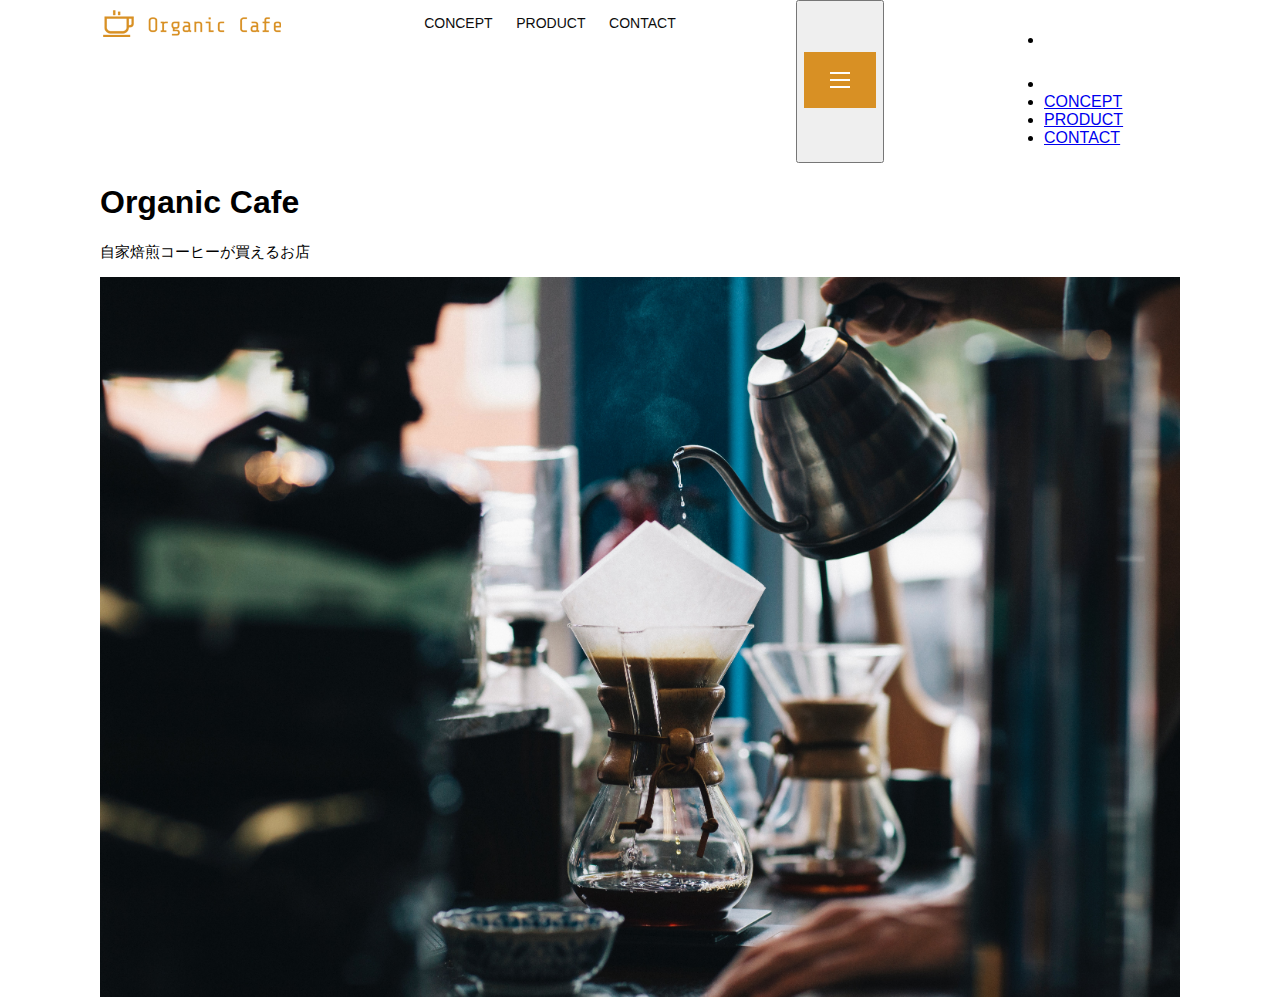
<file: html-css-kadai_013/index.html>
<!DOCTYPE html>
<html>
  <head>
    <title>Organic Cafe</title>
    <meta charset="UTF-8" />
    <meta name="description" content="自家焙煎のコーヒーがお家で楽しめるOrganic Cafe"/>
    <meta name="viewport" content="width=device-width, initial-scale=1.0" />
    <link rel="stylesheet" href="style.css" />
  </head>
  <body>
    <!-- ヘッダー -->
    <header>
      <!-- ロゴ -->
      <a href="index.html" id="logo"><img src="images/logo.png" alt="トップページに戻る"/></a>

      <!-- PC用ナビゲーション -->
      <nav id="nav-pc">
        <a href="index.html#concept">CONCEPT</a>
        <a href="index.html#product">PRODUCT</a>
        <a href="index.html#contact">CONTACT</a>
      </nav>
      <button id="menu-sp" onclick="document.getElementById('nav-sp').style.display = 'block'">
        <img src="./images/button-menu.png" alt="ナビゲーションを開く">
      </button>

      <nav id="nav-sp">
        <ul>
          <li>
            <img id="close" src="./images/button-close.png" alt="ナビゲーションを閉じる" onclick="document.getElementById('nav-sp').style.display = 'none'">
          </li>
          <li>
            <a id="logo-sp" href="./index.html" onclick="document.getElementById('nav-sp').style.display = 'none'"><img src="./images/logo-sp.png" alt="トップページに戻る"></a>
          </li>
          <li><a class="menu" href="index.html#concept" onclick="document.getElementById('nav-sp').style.display = 'none'">CONCEPT</a></li>
          <li><a class="menu" href="index.html#product" onclick="document.getElementById('nav-sp').style.display = 'none'">PRODUCT</a></li>
          <li><a class="menu" href="index.html#contact" onclick="document.getElementById('nav-sp').style.display = 'none'">CONTACT</a></li>
        </ul>
      </nav>
    </header>

    <main>
      <article>
        <!-- メインビジュアル -->
        <section id="main-visual">
          <div id="main-message">
            <h1>Organic Cafe</h1>
            <p>自家焙煎コーヒーが買えるお店</p>
          </div>
          <img src="images/main-image.jpg" alt="コーヒーをハンドドリップで淹れる画像"/>
        </section>
      </article>
    </main>
  </body>
</html>
</file>
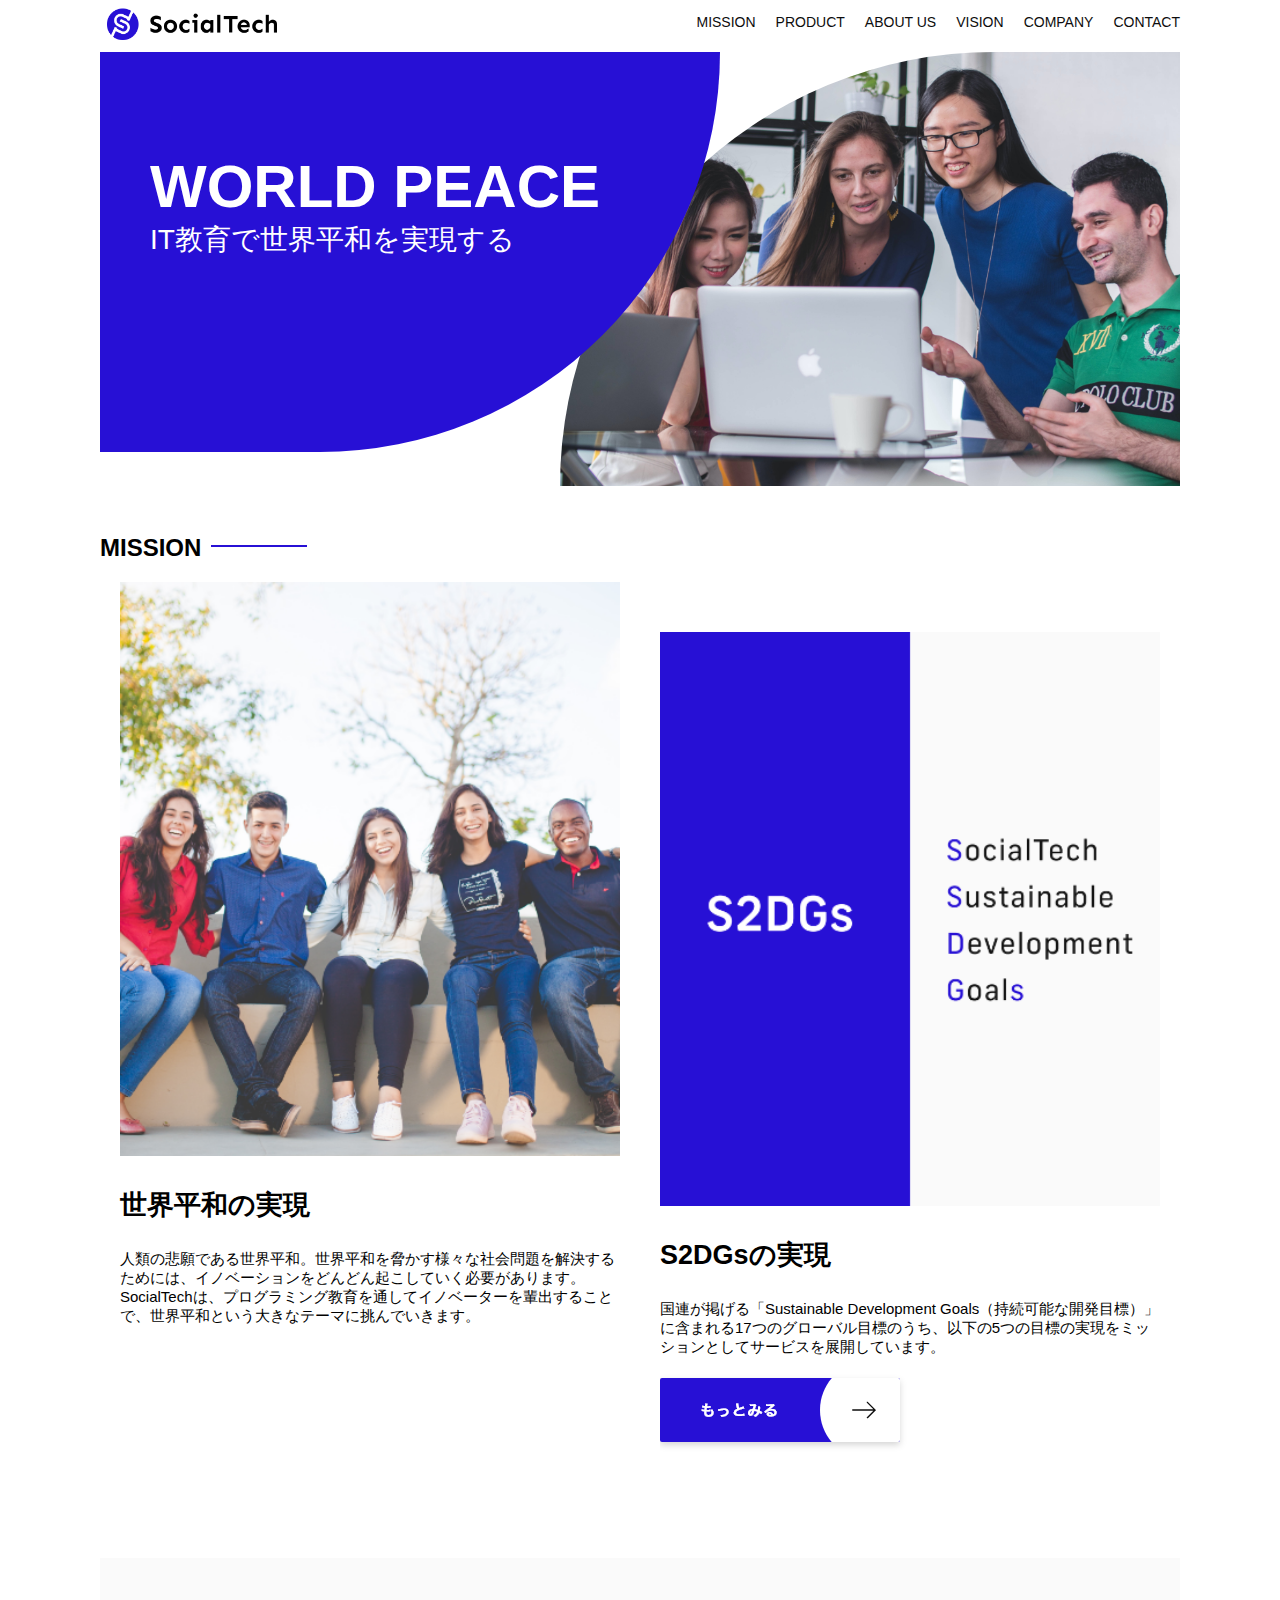
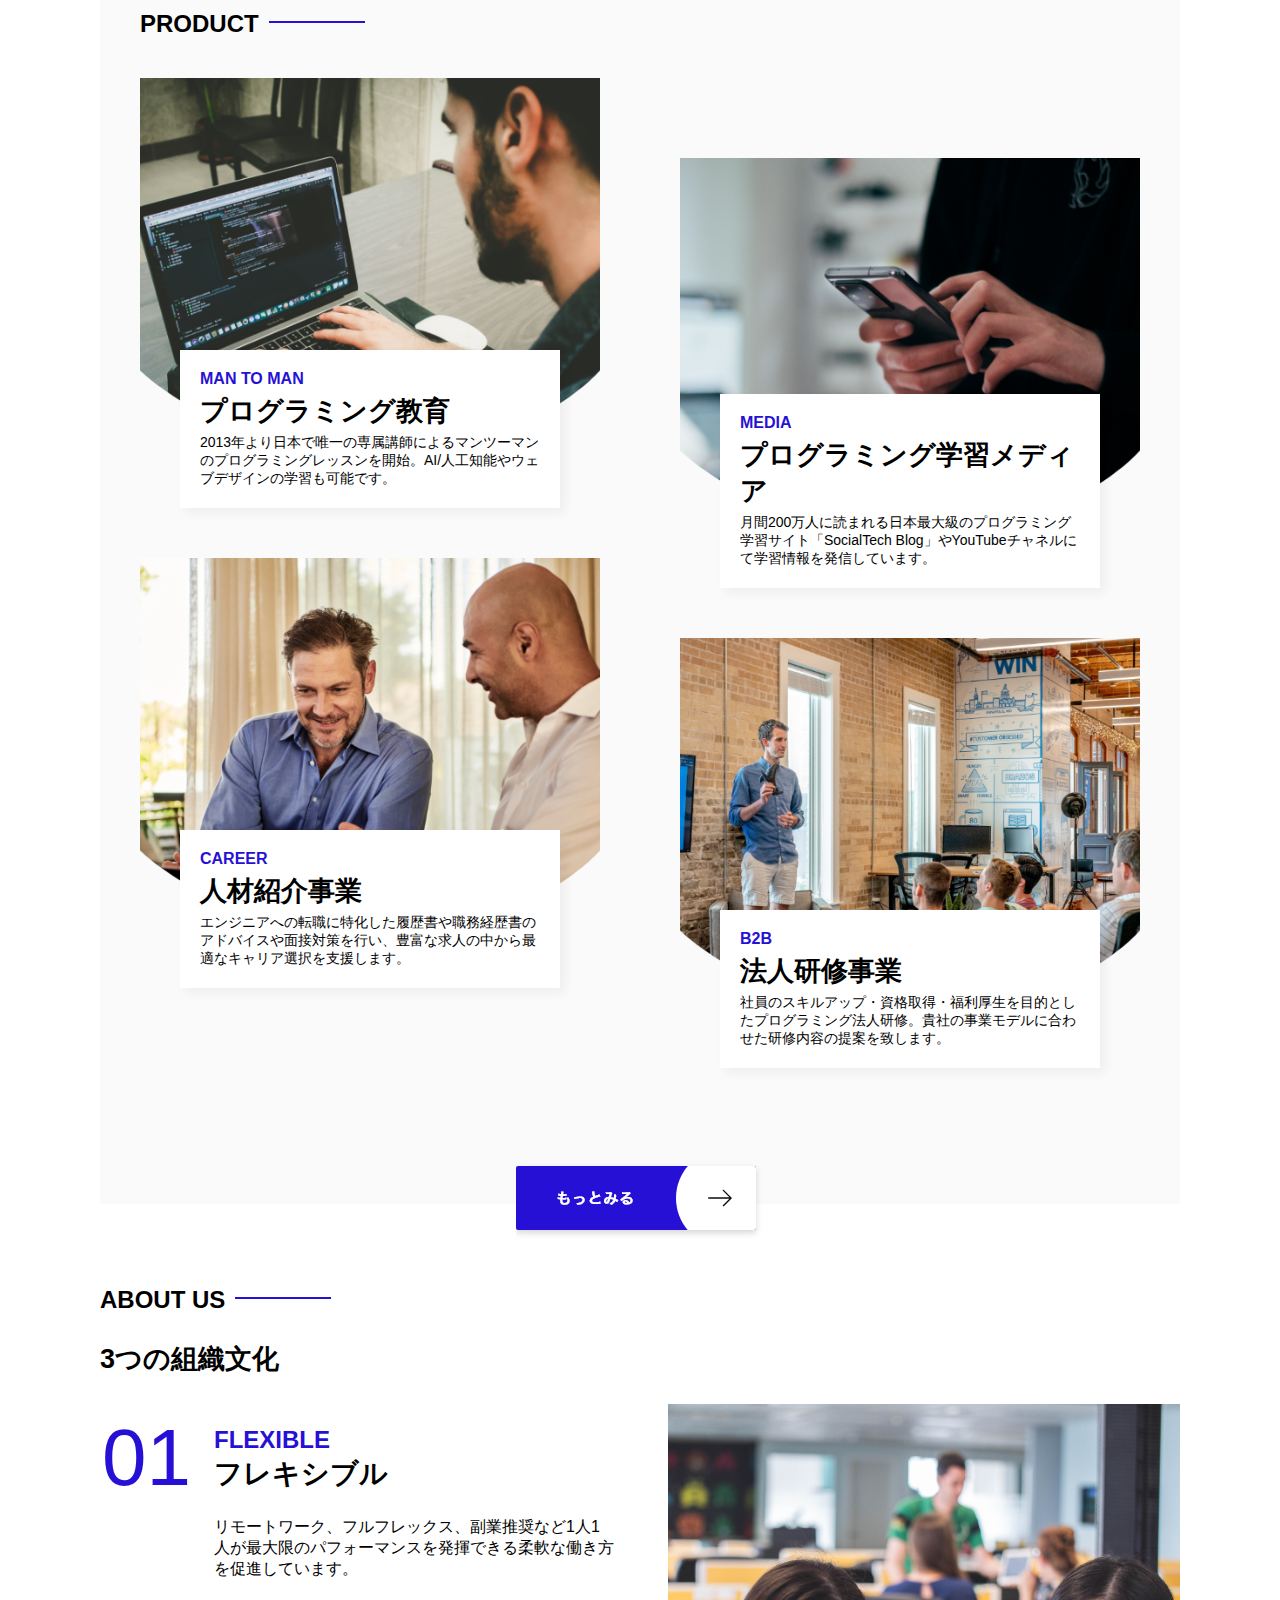
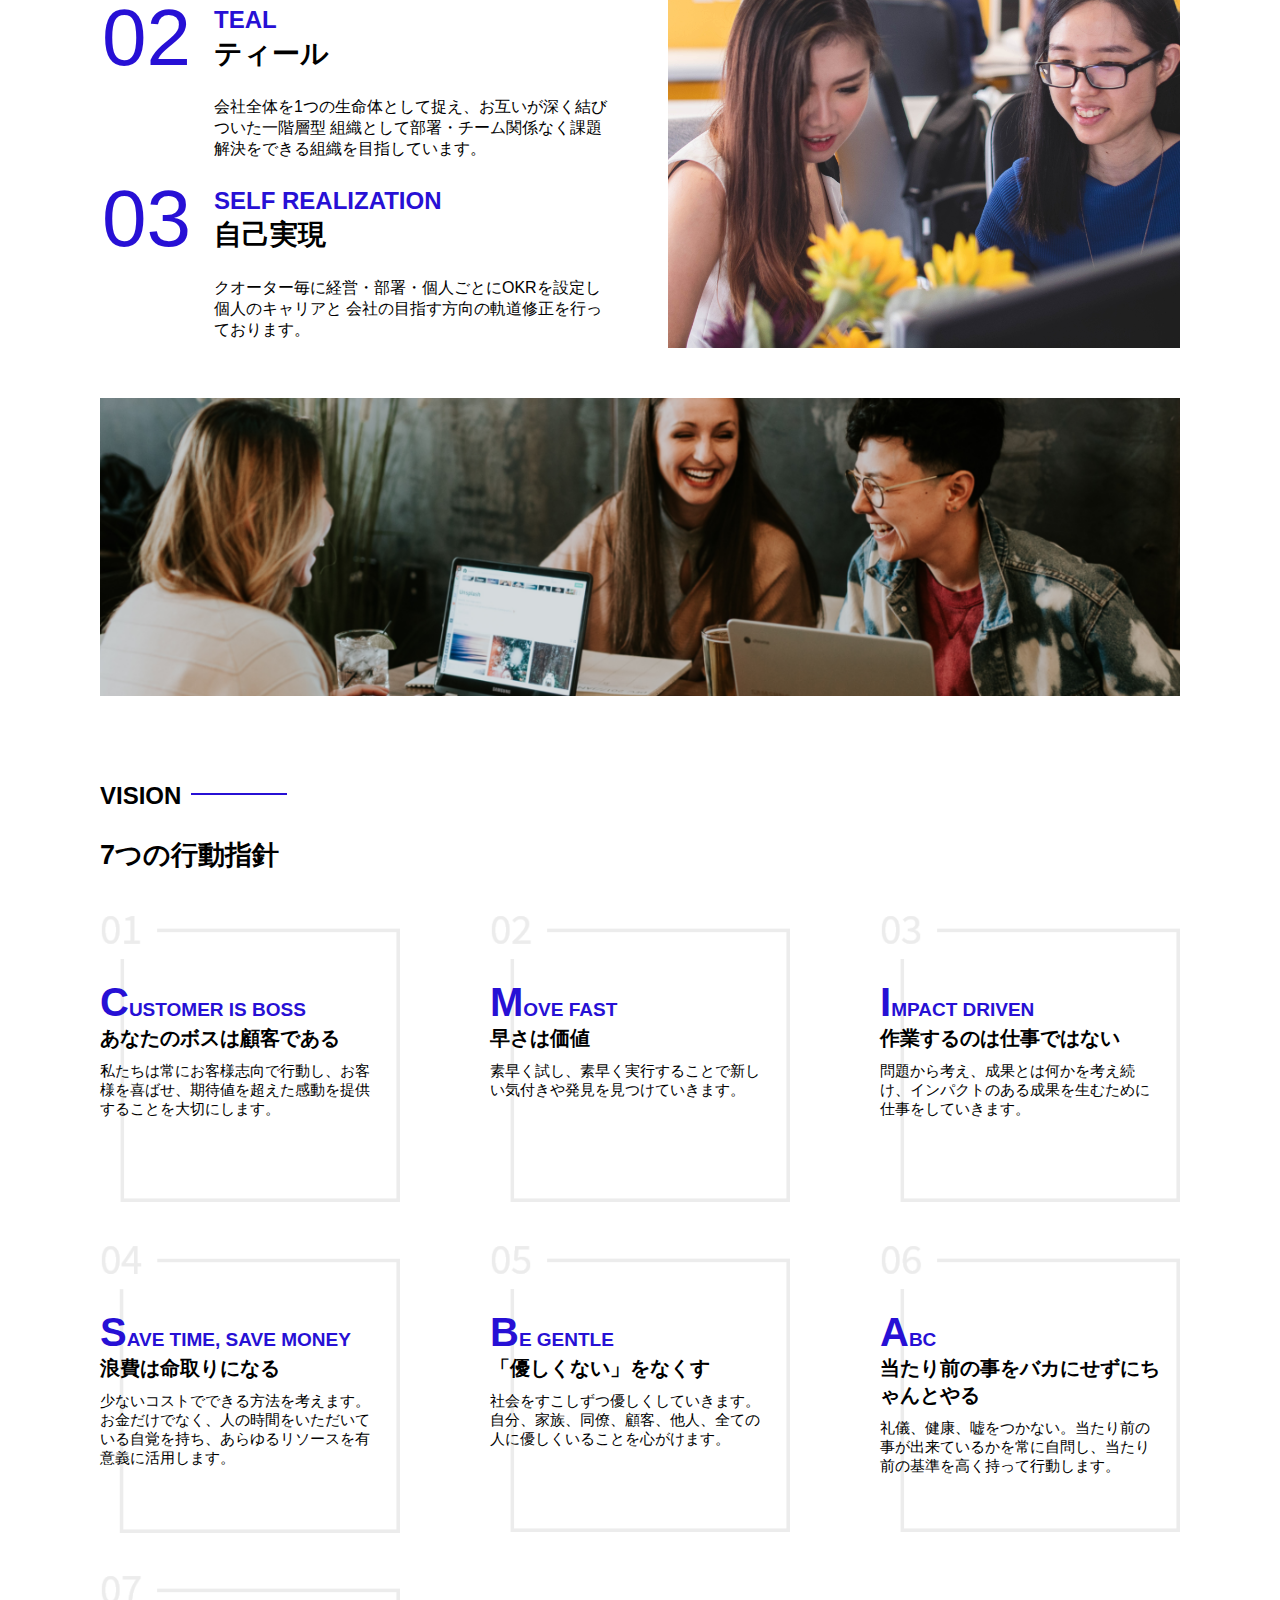
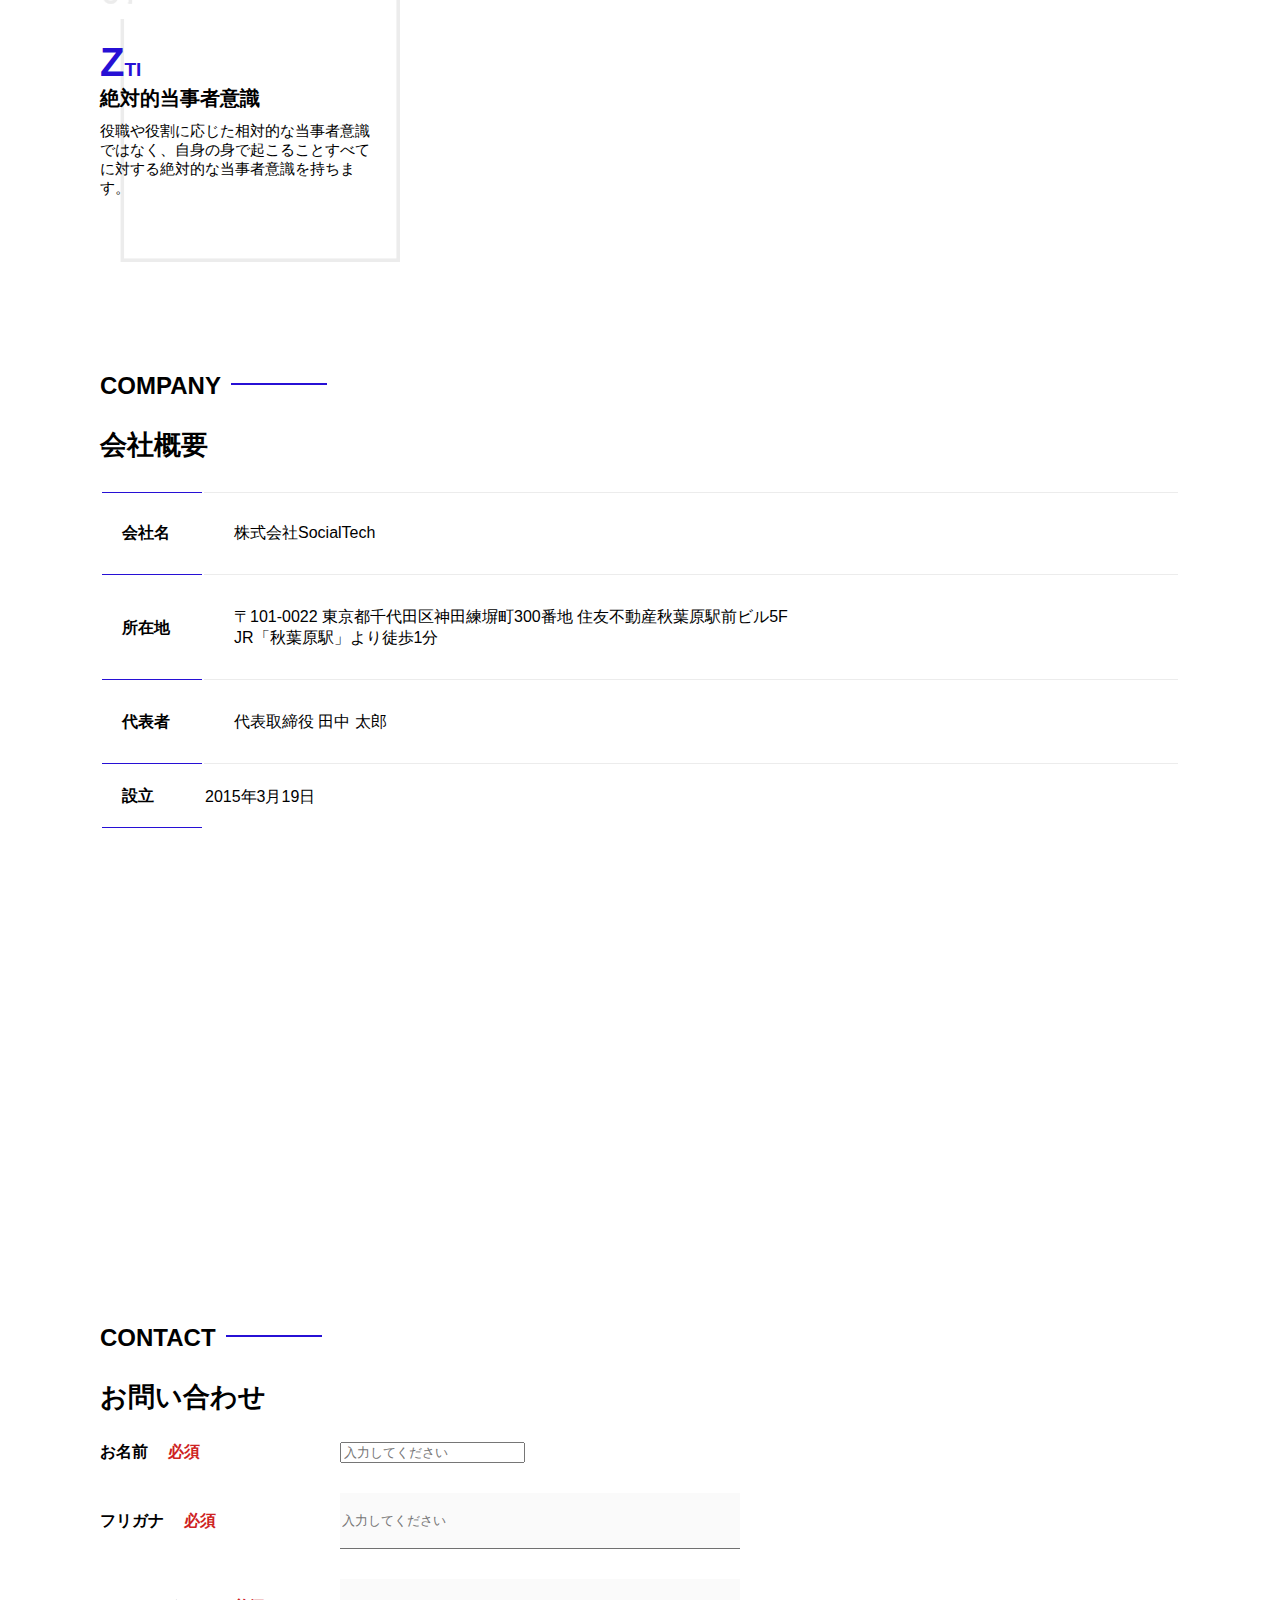
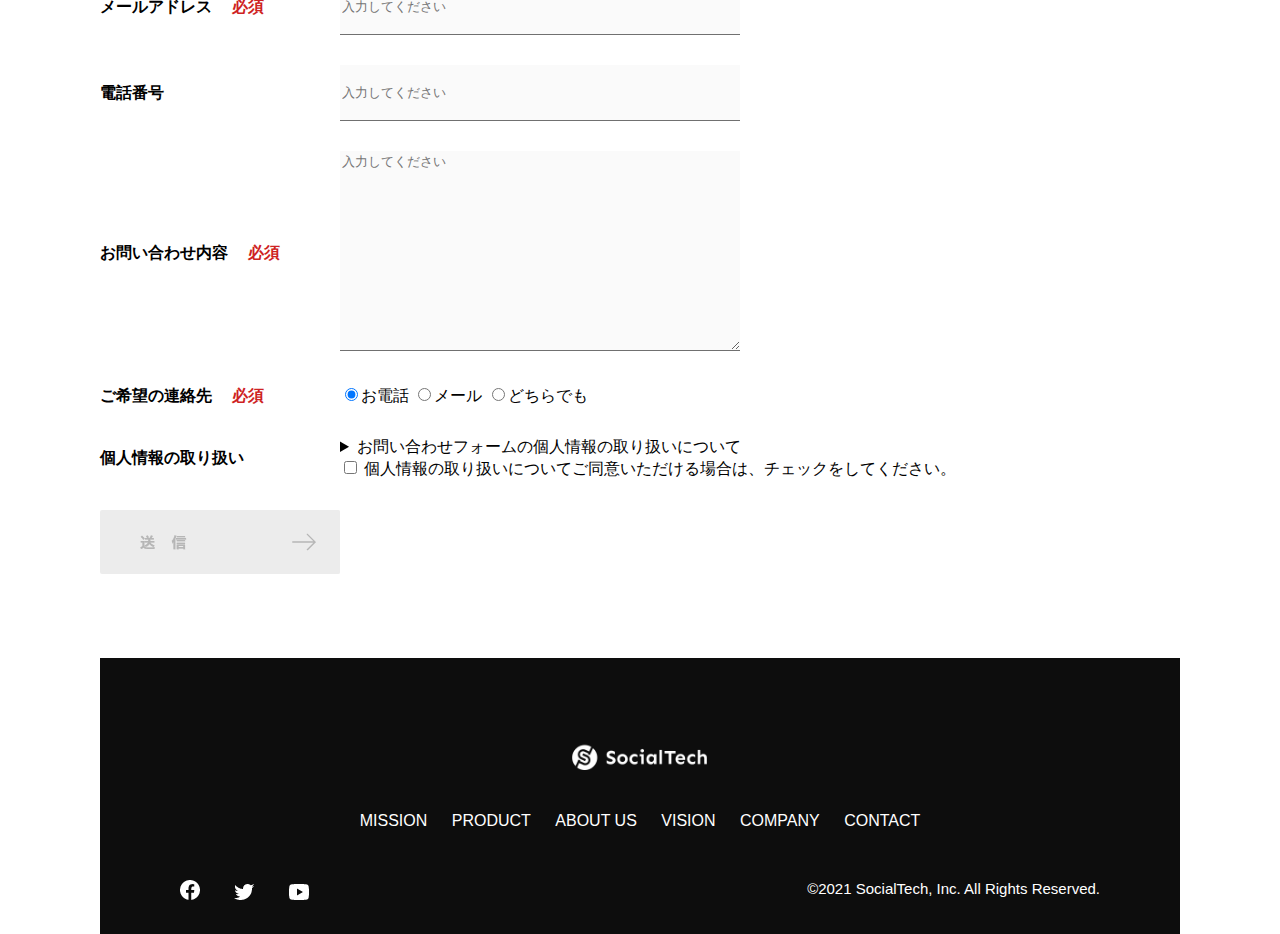
<file: kadai_tutorial_output/socialtech/index.html>
<!DOCTYPE html>
<html>
  <head>
    <title>SocialTech</title>
    <meta charset="utf-8">
    <meta name="description" content="SocialTechはEdTech業界のリーディングカンパニーを目指します。">
    <meta name="viewport" content="width=device-width, initial-scale=1.0">
    <link rel="stylesheet" href="style.css">
  </head>
  <body>
    <header>
      <a href="index.html" id="logo">
        <img src="images/logo.png" alt="トップページに戻る">
      </a>

      <nav id="nav-pc">
        <ul>
          <li><a href="mission.html">MISSION</a></li>
          <li><a href="product.html">PRODUCT</a></li>
          <li><a href="index.html#aboutus">ABOUT US</a></li>
          <li><a href="index.html#vision">VISION</a></li>
          <li><a href="index.html#company">COMPANY</a></li>
          <li><a href="index.html#contact">CONTACT</a></li>
        </ul>
      </nav>
      <button id="menu-sp" onclick="document.getElementById('nav-sp').style.display = 'block'">
        <img src="images/button-menu.png" alt="ナビゲーションを開く">
      </button>
      <div id="nav-sp">
        <button id="close" onclick="document.getElementById('nav-sp').style.display = 'none'">
          <img src="images/button-close.png" alt="ナビゲーションを閉じる">
        </button>

        <nav>
          <ul>
            <li>
              <a id="logo-sp" href="index.html" onclick="document.getElementById('nav-sp').style.display = 'none'"><img src="images/logo-sp.png" alt="トップページに戻る"></a>
            </li>
            <li><a class="menu" href="mission.html" onclick="document.getElementById('nav-sp').style.display = 'none'">MISSION</a></li>
            <li><a class="menu" href="product.html" onclick="document.getElementById('nav-sp').style.display = 'none'">PRODUCT</a></li>
            <li><a class="menu" href="index.html#aboutus" onclick="document.getElementById('nav-sp').style.display = 'none'">ABOUT US</a></li>
            <li><a class="menu" href="index.html#vision" onclick="document.getElementById('nav-sp').style.display = 'none'">VISION</a></li>
            <li><a class="menu" href="index.html#company" onclick="document.getElementById('nav-sp').style.display = 'none'">COMPANY</a></li>
            <li><a class="menu" href="index.html#contact" onclick="document.getElementById('nav-sp').style.display = 'none'">CONTACT</a></li>
          </ul>
        </nav>
        <div id="sns">
          <a href="https://www.facebook.com/sejuku2013">
            <img src="images/button-facebook.png" alt="Facebookのリンク">
          </a>
          <a href="https://twitter.com/samuraijuku">
            <img src="images/button-twitter.png" alt="Twitterのリンク">
          </a>
          <a href="https://www.youtube.com/channel/UCCFOQO5aDK0xXam4cUQXT8g">
            <img src="images/button-youtube.png" alt="YouTubeのリンク">
          </a>
        </div>
      </div>
    </header>
    <main>
      <article>
        <section id="main-visual">
          <div id="main-message">
            <h1>WORLD PEACE</h1>
            <p>IT教育で世界平和を実現する</p>
          </div>
          <img src="images/index/index-main.png" alt="PCの周りに集まる多国籍の仲間たち">
        </section>
        <section id="mission">
          <h2 class="index-h2">MISSION</h2>
          <div id="mission-flex">
            <div>
              <img id="mission-photo" src="images/index/index-mission.png" alt="屋外のベンチで写真を撮影する多国籍の仲間たち">
              <h3>世界平和の実現</h3>
              <p>
                人類の悲願である世界平和。世界平和を脅かす様々な社会問題を解決するためには、イノベーションをどんどん起こしていく必要があります。SocialTechは、プログラミング教育を通してイノベーターを輩出することで、世界平和という大きなテーマに挑んでいきます。
              </p>
            </div>
            <div>
              <img id="s2dgs" src="images/index/s2dgs.png" alt="S2DGs">
              <h3>S2DGsの実現</h3>
              <p>国連が掲げる「Sustainable Development Goals（持続可能な開発目標）」に含まれる17つのグローバル目標のうち、以下の5つの目標の実現をミッションとしてサービスを展開しています。</p>
              <a href="mission.html">
                <img src="images/button-more.png" alt="もっとみる">
              </a>
            </div>
          </div>
        </section>
        <section id="product">
          <h2 class="index-h2">PRODUCT</h2>
          <div class="product-flex">
            <div id="product-left">
              <div>
                <img class="product-photo" src="images/index/index-mantoman.png" alt="PCでコードを書く男性">
                <div class="product-explain">
                  <span>MAN TO MAN</span>
                  <h3>プログラミング教育</h3>
                  <p>2013年より日本で唯一の専属講師によるマンツーマンのプログラミングレッスンを開始。AI/人工知能やウェブデザインの学習も可能です。</p>
                </div>
              </div>
              <div>
                <img class="product-photo" src="./images/index/index-career.png" alt="笑顔で話し合う2人の男性">
                <div class="product-explain">
                  <span>CAREER</span>
                  <h3>人材紹介事業</h3>
                  <p>エンジニアへの転職に特化した履歴書や職務経歴書のアドバイスや面接対策を行い、豊富な求人の中から最適なキャリア選択を支援します。</p>
                </div>
              </div>
              </div>
            <div id="product-right">
              <div>
                <img class="product-photo" src="./images/index/index-media.png" alt="スマートフォンを操作する人">
                <div class="product-explain">
                  <span>MEDIA</span>
                  <h3>プログラミング学習メディア</h3>
                  <p>月間200万人に読まれる日本最大級のプログラミング学習サイト「SocialTech Blog」やYouTubeチャネルにて学習情報を発信しています。</p>
                </div>
              </div>
              <div>
                <img class="product-photo" src="./images/index/index-b2b.png" alt="講演中の男性">
                <div class="product-explain">
                  <span>B2B</span>
                  <h3>法人研修事業</h3>
                  <p>社員のスキルアップ・資格取得・福利厚生を目的としたプログラミング法人研修。貴社の事業モデルに合わせた研修内容の提案を致します。</p>
                </div>
              </div>
            </div>
          </div>
          <div id="product-more">
            <a href="./product.html">
                <img src="./images/button-more.png" alt="もっとみる">
            </a>
          </div>
      </section>
      <section id="aboutus">
        <h2 class="index-h2">ABOUT US</h2>
        <h3>3つの組織文化</h3>
        <div>
          <table class="culture-table">
            <tr>
              <td class="culture-num">01</td>
              <th><span class="culture-en">FLEXIBLE</span><br>フレキシブル</th>
            </tr>
            <tr>
              <td>

              </td>
              <td class="culture-description">リモートワーク、フルフレックス、副業推奨など1人1人が最大限のパフォーマンスを発揮できる柔軟な働き方を促進しています。</td>
            </tr>
            <tr>
              <td class="culture-num">02</td>
              <th><span class="culture-en">TEAL</span><br>ティール</th>
            </tr>
            <tr>
              <td>

              </td>
              <td class="culture-description">会社全体を1つの生命体として捉え、お互いが深く結びついた一階層型 組織として部署・チーム関係なく課題解決をできる組織を目指しています。</td>
            </tr>
            <tr>
              <td class="culture-num">03</td>
              <th><span class="culture-en">SELF REALIZATION</span><br>自己実現</th>
            </tr>
            <tr>
              <td>

              </td>
              <td class="culture-description">クオーター毎に経営・部署・個人ごとにOKRを設定し個人のキャリアと 会社の目指す方向の軌道修正を行っております。</td>
            </tr>
          </table>
          <img class="culture-img" src="./images/index/index-aboutus1.png" alt="笑顔で話し合う2人の女性">
        </div>
        <img class="culture-img2" src="./images/index/index-aboutus2.png" alt="笑顔で話し合う3人の男女">
      </section>
      <section id="vision">
        <h2 class="index-h2">VISION</h2>
        <h3>7つの行動指針</h3>
        <div>
          <div class="vision-box">
            <img src="./images/index/vision-01.png" alt="01">
            <div>
              <h4>CUSTOMER IS BOSS</h4>
              <h5>あなたのボスは顧客である</h5>
              <p>私たちは常にお客様志向で行動し、お客様を喜ばせ、期待値を超えた感動を提供することを大切にします。</p>
            </div>
          </div>
          <div class="vision-box">
            <img src="images/index/vision-02.png" alt="02">
            <div>
              <h4>MOVE FAST</h4>
              <h5>早さは価値</h5>
              <p>素早く試し、素早く実行することで新しい気付きや発見を見つけていきます。</p>
            </div>
          </div>
          <div class="vision-box">
            <img src="images/index/vision-03.png" alt="03">
            <div>
              <h4>IMPACT DRIVEN</h4>
              <h5>作業するのは仕事ではない</h5>
              <p>問題から考え、成果とは何かを考え続け、インパクトのある成果を生むために仕事をしていきます。</p>
            </div>
          </div>
          <div class="vision-box">
            <img src="images/index//vision-04.png" alt="04">
            <div>
              <h4>SAVE TIME, SAVE MONEY</h4>
              <h5>浪費は命取りになる</h5>
              <p>少ないコストでできる方法を考えます。お金だけでなく、人の時間をいただいている自覚を持ち、あらゆるリソースを有意義に活用します。</p>
            </div>
          </div>
          <div class="vision-box">
            <img src="images/index/vision-05.png" alt="05">
            <div>
              <h4>BE GENTLE</h4>
              <h5>「優しくない」をなくす</h5>
              <p>社会をすこしずつ優しくしていきます。自分、家族、同僚、顧客、他人、全ての人に優しくいることを心がけます。</p>
            </div>
          </div>
          <div class="vision-box">
            <img src="images/index/vision-06.png" alt="06">
            <div>
              <h4>ABC</h4>
              <h5>当たり前の事をバカにせずにちゃんとやる</h5>
              <p>礼儀、健康、嘘をつかない。当たり前の事が出来ているかを常に自問し、当たり前の基準を高く持って行動します。</p>
            </div>
          </div>
          <div class="vision-box">
            <img src="images/index/vision-07.png" alt="07">
            <div>
              <h4>ZTI</h4>
              <h5>絶対的当事者意識</h5>
              <p>役職や役割に応じた相対的な当事者意識ではなく、自身の身で起こることすべてに対する絶対的な当事者意識を持ちます。</p>
            </div>
          </div>
        </div>
      </section>
      <section id="company">
        <h2 class="index-h2">COMPANY</h2>
        <h3>会社概要</h3>
          <table id="company-table">
            <tr>
              <th class="tableheader tableheader-first">会社名</th>
              <td class="cell cell-first">株式会社SocialTech</td>
            </tr>
            <tr>
              <th class="tableheader">所在地</th>
              <td class="cell">〒101-0022 東京都千代田区神田練塀町300番地 住友不動産秋葉原駅前ビル5F<br>JR「秋葉原駅」より徒歩1分</td>
            </tr>
            <tr>
              <th class="tableheader">代表者</th>
              <td class="cell">代表取締役 田中 太郎</td>
            </tr>
            <tr>
              <th class="tableheader">設立</th>
              <td class="cwll">2015年3月19日</td>
            </tr>
          </table>
          <iframe src="https://www.google.com/maps/embed?pb=!1m18!1m12!1m3!1d3240.0688551336807!2d139.7720776771055!3d35.69992317258124!2m3!1f0!2f0!3f0!3m2!1i1024!2i768!4f13.1!3m3!1m2!1s0x60188fee13660e23%3A0x77137876edf742ac!2z5L2P5Y-L5LiN5YuV55Sj56eL6JGJ5Y6f6aeF5YmN44OT44Or!5e0!3m2!1sja!2sjp!4v1704858013291!5m2!1sja!2sjp" style="border: 0" allowfullscreen="" loading="lazy">
          </iframe>
      </section>
      <section id="contact">
        <h2 class="index-h2">CONTACT</h2>
        <h3>お問い合わせ</h3>
        <form>
          <div>
            <div class="contact-heading">
              <label class="contact-label">お名前<span class="contact-span">必須</span></label>
            </div>
            <div>
              <input type="text" name="name" placeholder="入力してください" class="contact-texbox">
            </div>
          </div>
          <div>
            <div class="contact-heading">
              <label class="contact-label">フリガナ<span class="contact-span">必須</span></label>
            </div>
            <div>
              <input type="text" name="hurigana" placeholder="入力してください" class="contact-textbox">
            </div>
          </div>
          <div>
            <div class="contact-heading">
              <label class="contact-label">メールアドレス<span class="contact-span">必須</span></label>
            </div>
            <div>
              <input type="text" name="email" placeholder="入力してください" class="contact-textbox">
            </div>
          </div>
          <div>
            <div class="contact-heading">
              <label class="contact-label">電話番号</label>
            </div>
            <div>
              <input type="text" name="tel" placeholder="入力してください" class="contact-textbox">
            </div>
          </div>
          <div>
            <div class="contact-heading">
              <label class="contact-label">お問い合わせ内容<span class="contact-span">必須</span></label>
            </div>
            <div>
              <textarea class="contact-textarea" placeholder="入力してください" name="message"></textarea>
            </div>
          </div>
          <div>
            <div class="contact-heading">
              <label class="contact-label">ご希望の連絡先<span class="contact-span">必須</span></label>
            </div>
            <div>
              <input class="radiobutton" type="radio" value="tel" name="contact" checked><label>お電話</label>
              <input class="radiobutton" type="radio" value="mail" name="contact"><label>メール</label>
              <input class="radiobutton" type="radio" value="both" name="contact"><label>どちらでも</label>
            </div>
          </div>
          <div>
            <div class="contact-heading">
              <label class="contact-label">個人情報の取り扱い</label>
            </div>
            <div>
              <details>
                <summary>お問い合わせフォームの個人情報の取り扱いについて</summary>
                <div>
                  <dl>
                    <dt>１．組織の名称又は氏名</dt>
                    <dd>株式会社SocialTech</dd>
                    <dt>２．個人情報保護管理者（若しくはその代理人）の氏名又は職名、所属及び連絡先</dt>
                    <dd>
                      <p>鈴木 一郎 コーポレート部</p>
                      <p>メールアドレス：samurai@example.com</p>
                      <p>TEL：03-1234-5678</p>
                    </dd>
                    <dt>３．個人情報の利用目的</dt>
                    <dd>
                      <ul>
                        <li>本サービス及び本サービスに関連する情報の提供又はそれらに関する連絡のため</li>
                        <li>ユーザーの本人確認のため</li>
                        <li>当社サービスのご案内のため</li>
                        <li>当社の商品等の広告または宣伝（電子メールによるものを含むものとします。）</li>
                      </ul>
                    </dd>
                    <dt>４．個人情報の取り扱い業務の委託</dt>
                    <dd>個人情報の取扱業務の全部または一部を外部に業務委託する場合があります。その際、弊社は、個人情報を適切に保護できる管理体制を敷き実行していることを条件として委託先を厳選したうえで、機密保持契約を委託先と締結し、お客様の個人情報を厳密に管理させます。</dd>
                    <dt>５．個人情報の開示等の請求</dt>
                    <dd>
                      お客様は、弊社に対してご自身の個人情報の開示等（利用目的の通知、開示、内容の訂正・追加・削除、利用の停止または消去、第三者への提供の停止）に関して、当社問合わせ窓口に申し出ることができます。<br>
                      その際、弊社はお客様ご本人を確認させていただいたうえで、合理的な期間内に対応いたします。<br>
                      なお、個人情報に関する弊社問合わせ先は、次の通りです。
                    </dd>
                    <dd>
                      <p>株式会社SocialTech　個人情報問合せ窓口</p>
                      <p>〒150-0043　東京都千代田区神田練塀町300番地 住友不動産秋葉原駅前ビル5F</p>
                      <p>メールアドレス：samurai@example.com　TEL：03-1234-5678</p>
                    </dd>

                    <dt>６．個人情報を提供されることの任意性について</dt>
                    <dd>お客様がご自身の個人情報を弊社に提供されるか否かは、お客様のご判断によりますが、もしご提供されない場合には、適切なサービスが提供できない場合がありますので予めご了承ください。</dd>
                  </dl>
                </div>
              </details>
              <input type="checkbox" name="agree">
              <span>個人情報の取り扱いについてご同意いただける場合は、チェックをしてください。</span>
            </div>
          </div>
          <input type="image" src="./images/button-submit.png" alt="送信する">
        </form>
      </section>
    </article>
  </main>

  <footer>
    <div id="footer-logo">
      <img src="./images/logo-sp.png" alt="SocialTech">
    </div>
    <div id="footer-link">
      <a href="mission.html">MISSION</a>
      <a href="product.html">PRODUCT</a>
      <a href="index.html#aboutus">ABOUT US</a>
      <a href="index.html#vision">VISION</a>
      <a href="index.html#company">COMPANY</a>
      <a href="index.html#contact">CONTACT</a>
    </div>
    <div id="sns-footer">
      <div class="sns-btns">
        <a href="https://www.facebook.com/sejuku2013"><img src="images/button-facebook.png" alt="Facebookのリンク"></a>
        <a href="https://twitter.com/samuraijuku"><img src="images/button-twitter.png" alt="Twitterのリンク"></a>
        <a href="https://www.youtube.com/channel/UCCFOQO5aDK0xXam4cUQXT8g"><img src="images/button-youtube.png" alt="YouTubeのリンク"></a>
      </div>
      <p id="copyright">&copy;2021 SocialTech, Inc. All Rights Reserved.</p>
    </div>
  </footer>
</body>
</html>
</file>
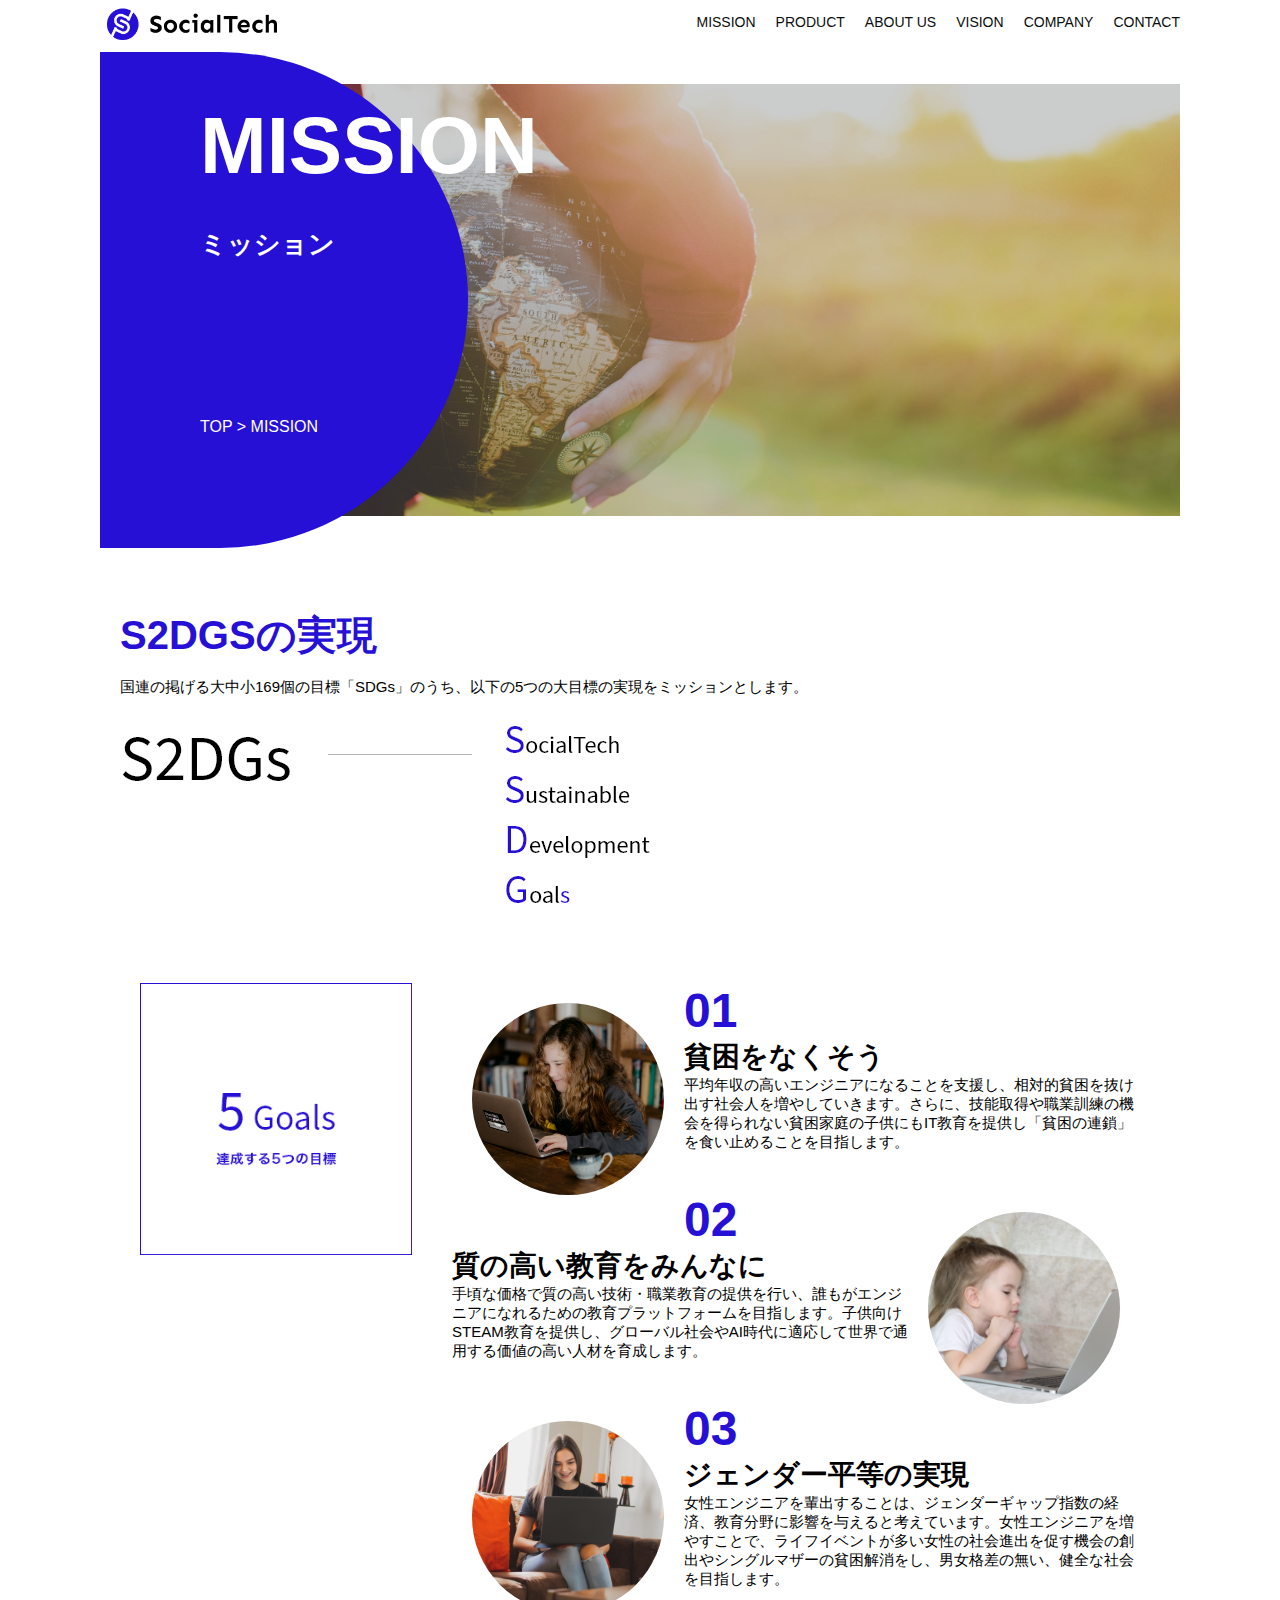
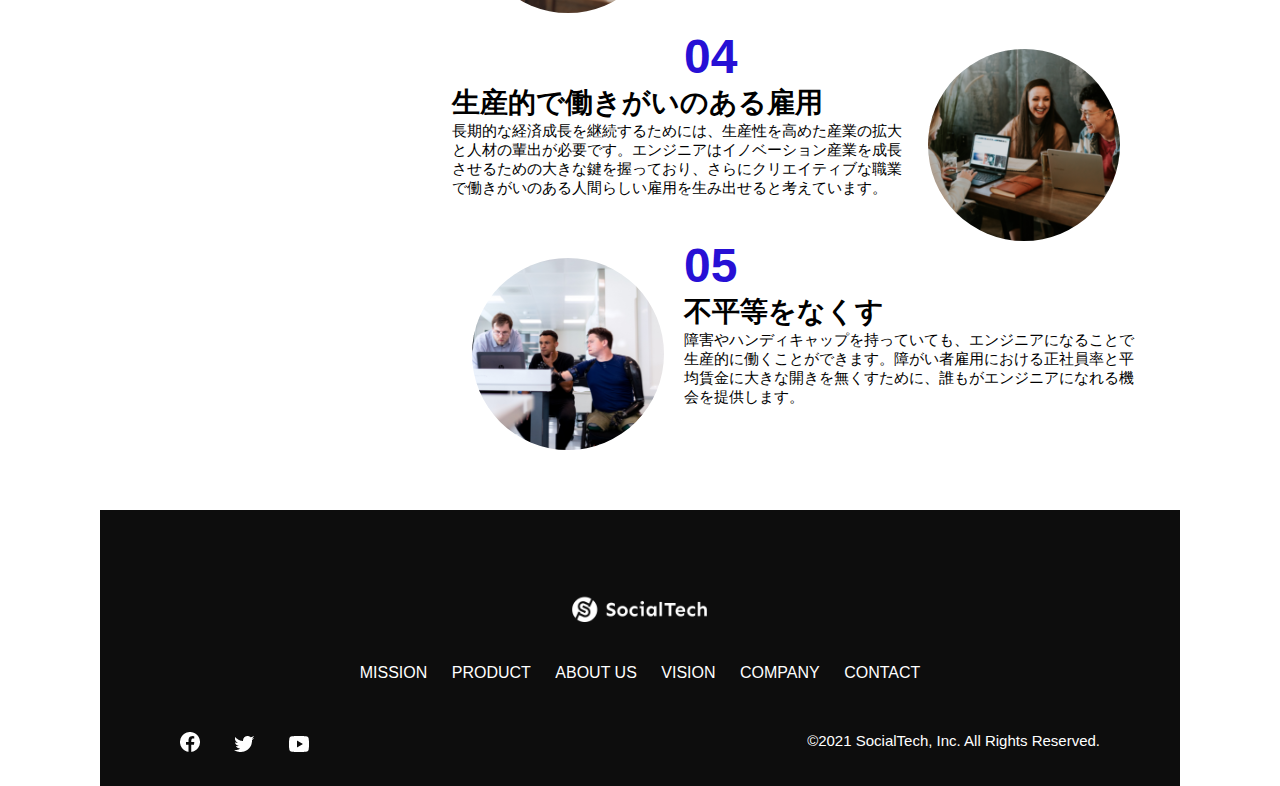
<file: kadai_tutorial_output/socialtech/mission.html>
<!DOCTYPE html>
<html>
  <head>
    <title>SocialTech - MISSION ミッション</title>
    <meta charset="utf-8">
    <meta name="description" content="SocialTechが目指す5つの目標（S2DGs）を紹介します">
    <meta name="viewport" content="width=device-width, initial-scale=1.0">
    <link rel="stylesheet" href="style.css">
  </head>

  <body>
    <!-- ヘッダー -->
    <header>
      <!-- ロゴ -->
      <a href="index.html" id="logo">
        <img src="images/logo.png" alt="トップページに戻る">
      </a>

      <!-- PC用ナビゲーション -->
      <nav id="nav-pc">
        <ul>
          <li><a href="mission.html">MISSION</a></li>
          <li><a href="product.html">PRODUCT</a></li>
          <li><a href="index.html#aboutus">ABOUT US</a></li>
          <li><a href="index.html#vision">VISION</a></li>
          <li><a href="index.html#company">COMPANY</a></li>
          <li><a href="index.html#contact">CONTACT</a></li>
        </ul>
      </nav>

      <!-- スマホ用メニューボタン -->
      <button id="menu-sp" onclick="document.getElementById('nav-sp').style.display = 'block'">
        <img src="images/button-menu.png" alt="ナビゲーションを開く">
      </button>

      <!-- スマホ用ナビゲーション -->
      <div id="nav-sp">
        <button id="close" onclick="document.getElementById('nav-sp').style.display = 'none'">
          <img src="images/button-close.png" alt="ナビゲーションを閉じる">
        </button>

        <nav>
          <ul>
            <li>
              <a id="logo-sp" href="index.html" onclick="document.getElementById('nav-sp').style.display = 'none'"><img src="images/logo-sp.png" alt="トップページに戻る"></a>
            </li>
            <li><a class="menu" href="mission.html" onclick="document.getElementById('nav-sp').style.display = 'none'">MISSION</a></li>
            <li><a class="menu" href="product.html" onclick="document.getElementById('nav-sp').style.display = 'none'">PRODUCT</a></li>
            <li><a class="menu" href="index.html#aboutus" onclick="document.getElementById('nav-sp').style.display = 'none'">ABOUT US</a></li>
            <li><a class="menu" href="index.html#vision" onclick="document.getElementById('nav-sp').style.display = 'none'">VISION</a></li>
            <li><a class="menu" href="index.html#company" onclick="document.getElementById('nav-sp').style.display = 'none'">COMPANY</a></li>
            <li><a class="menu" href="index.html#contact" onclick="document.getElementById('nav-sp').style.display = 'none'">CONTACT</a></li>
          </ul>
        </nav>
        <div id="sns">
          <a href="https://www.facebook.com/sejuku2013">
            <img src="images/button-facebook.png" alt="Facebookのリンク">
          </a>
          <a href="https://twitter.com/samuraijuku">
            <img src="images/button-twitter.png" alt="Twitterのリンク">
          </a>
          <a href="https://www.youtube.com/channel/UCCFOQO5aDK0xXam4cUQXT8g">
            <img src="images/button-youtube.png" alt="YouTubeのリンク">
          </a>
        </div>
      </div>
    </header>

    <main>
      <article>
        <section id="mission-main">
          <div class="mission-main-inner">
            <div id="mission-title">
              <h1>MISSION<br><span>ミッション</span></h1>
              <p>TOP > MISSION</p>
            </div>
          </div>
        </section>
        <section id="mission-s2dgs">
          <h2 class="mission-h2">S2DGSの実現</h2>
          <p>国連の掲げる大中小169個の目標「SDGs」のうち、以下の5つの大目標の実現をミッションとします。</p>
          <img src="./images/mission/mission-s2dgs.png" alt="S2DGS">
        </section>
        <section id="mission-five-goals">
          <div class="five-goals-image">
            <img src="./images/mission/mission-5goals.png" alt="5Goals">
          </div>
          <div class="five-goals-read">
            <div>
              <img class="fivegoals-image-left" src="images/mission/mission-5goals01.png" alt="PCを操作する女の子">
              <span class="fivegoals-number">01</span>
              <h3 class="fivegoals-h3">貧困をなくそう</h3>
              <p class="fivegoals-p">平均年収の高いエンジニアになることを支援し、相対的貧困を抜け出す社会人を増やしていきます。さらに、技能取得や職業訓練の機会を得られない貧困家庭の子供にもIT教育を提供し「貧困の連鎖」を食い止めることを目指します。</p>
            </div>
            <div>
              <img class="fivegoals-image-right" src="images/mission/mission-5goals02.png" alt="PCを見つめる小さい女の子">
              <span class="fivegoals-number">02</span>
              <h3 class="fivegoals-h3">質の高い教育をみんなに</h3>
              <p class="fivegoals-p">手頃な価格で質の高い技術・職業教育の提供を行い、誰もがエンジニアになれるための教育プラットフォームを目指します。子供向けSTEAM教育を提供し、グローバル社会やAI時代に適応して世界で通用する価値の高い人材を育成します。</p>
            </div>
            <div>
              <img class="fivegoals-image-left" src="images/mission/mission-5goals03.png" alt="PCを操作する女性">

              <span class="fivegoals-number">03</span>
              <h3 class="fivegoals-h3">ジェンダー平等の実現</h3>
              <p class="fivegoals-p">女性エンジニアを輩出することは、ジェンダーギャップ指数の経済、教育分野に影響を与えると考えています。女性エンジニアを増やすことで、ライフイベントが多い女性の社会進出を促す機会の創出やシングルマザーの貧困解消をし、男女格差の無い、健全な社会を目指します。</p>
            </div>
            <div>
              <img class="fivegoals-image-right" src="images/mission/mission-5goals04.png" alt="笑顔で話し合う3人の男女">
              <span class="fivegoals-number">04</span>
              <h3 class="fivegoals-h3">生産的で働きがいのある雇用</h3>
              <p class="fivegoals-p">長期的な経済成長を継続するためには、生産性を高めた産業の拡大と人材の輩出が必要です。エンジニアはイノベーション産業を成長させるための大きな鍵を握っており、さらにクリエイティブな職業で働きがいのある人間らしい雇用を生み出せると考えています。</p>
            </div>
            <div>
              <img class="fivegoals-image-left" src="images/mission/mission-5goals05.png" alt="障害を持つ男性が生き生きと働く様子">
              <span class="fivegoals-number">05</span>
              <h3 class="fivegoals-h3">不平等をなくす</h3>
              <p class="fivegoals-p">障害やハンディキャップを持っていても、エンジニアになることで生産的に働くことができます。障がい者雇用における正社員率と平均賃金に大きな開きを無くすために、誰もがエンジニアになれる機会を提供します。</p>
            </div>
          </div>
        </section>
      </article>
    </main>

    <footer>
      <div id="footer-logo">
        <img src="images/logo-sp.png" alt="SocialTech">
      </div>
      <div id="footer-link">
        <a href="mission.html">MISSION</a>
        <a href="product.html">PRODUCT</a>
        <a href="index.html#aboutus">ABOUT US</a>
        <a href="index.html#vision">VISION</a>
        <a href="index.html#company">COMPANY</a>
        <a href="index.html#contact">CONTACT</a>
      </div>
      <div id="sns-footer">
        <div class="sns-btns">
          <a href="https://www.facebook.com/sejuku2013"><img src="images/button-facebook.png" alt="Facebookのリンク"></a>
          <a href="https://twitter.com/samuraijuku"><img src="images/button-twitter.png" alt="Twitterのリンク"></a>
          <a href="https://www.youtube.com/channel/UCCFOQO5aDK0xXam4cUQXT8g"><img src="images/button-youtube.png" alt="YouTubeのリンク"></a>
        </div>
        <p id="copyright">&copy;2021 SocialTech, Inc. All Rights Reserved.</p>
      </div>
    </footer>

  </body>
</html>
</file>
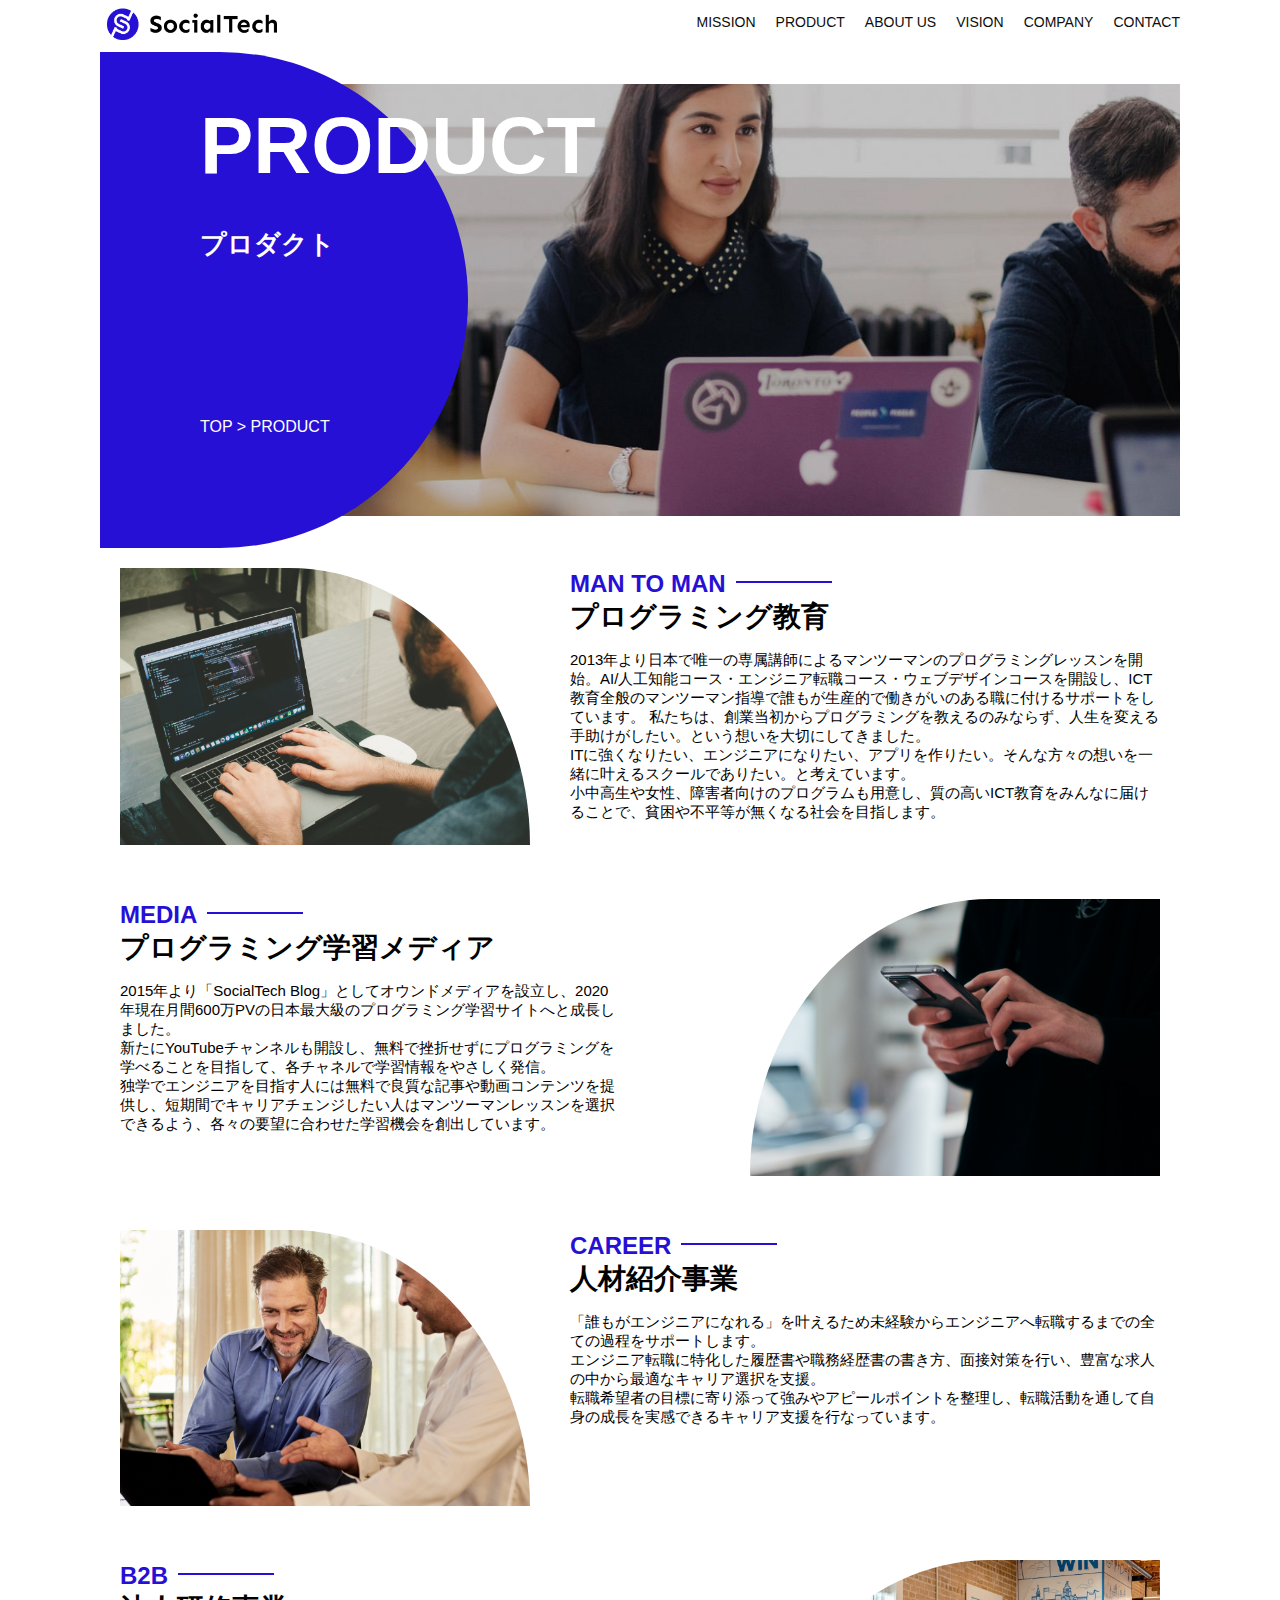
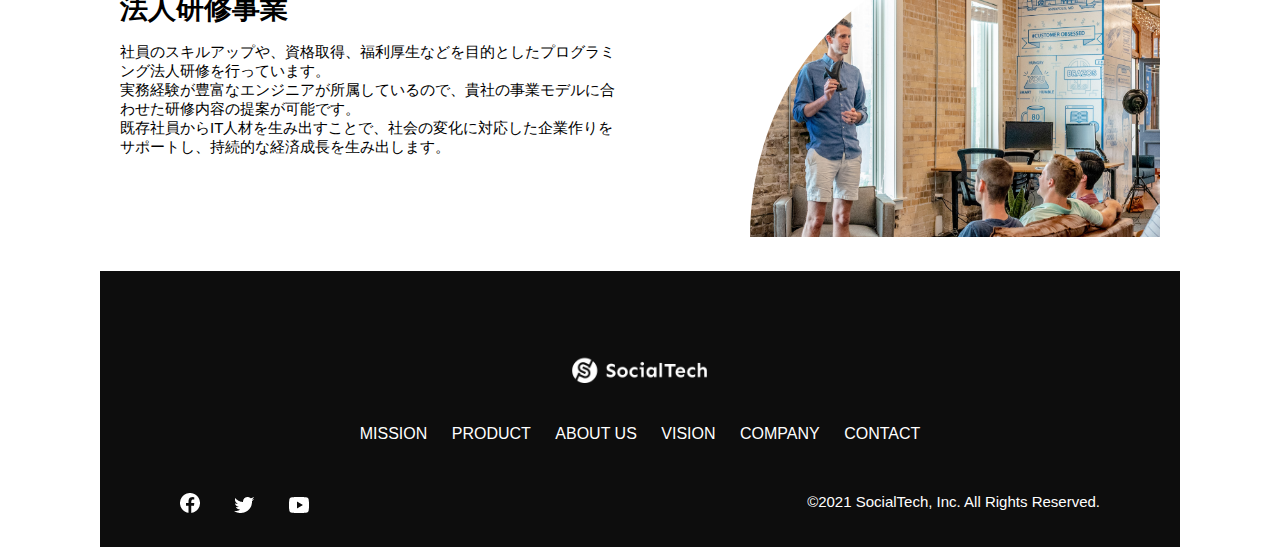
<file: kadai_tutorial_output/socialtech/product.html>
<!DOCTYPE html>
<html>
  <head>
    <title>SocialTech -PRODUCT プロダクト-</title>
    <meta charset="utf-8">
    <meta name="description" content="SocialTechの4つのプロダクトを紹介します">
    <meta name="viewport" content="width=device-width, initial-scale=1.0">
    <link rel="stylesheet" href="style.css">
  </head>

  <body>
    <!-- ヘッダー -->
    <header>
      <!-- ロゴ -->
      <a href="index.html" id="logo">
        <img src="images/logo.png" alt="トップページに戻る">
      </a>

      <!-- PC用ナビゲーション -->
      <nav id="nav-pc">
        <ul>
          <li><a href="mission.html">MISSION</a></li>
          <li><a href="product.html">PRODUCT</a></li>
          <li><a href="index.html#aboutus">ABOUT US</a></li>
          <li><a href="index.html#vision">VISION</a></li>
          <li><a href="index.html#company">COMPANY</a></li>
          <li><a href="index.html#contact">CONTACT</a></li>
        </ul>
      </nav>

      <!-- スマホ用メニューボタン -->
      <button id="menu-sp" onclick="document.getElementById('nav-sp').style.display = 'block'">
        <img src="images/button-menu.png" alt="ナビゲーションを開く">
      </button>

      <!-- スマホ用ナビゲーション -->
      <div id="nav-sp">
        <button id="close" onclick="document.getElementById('nav-sp').style.display = 'none'">
          <img src="images/button-close.png" alt="ナビゲーションを閉じる">
        </button>

        <nav>
          <ul>
            <li>
              <a id="logo-sp" href="index.html" onclick="document.getElementById('nav-sp').style.display = 'none'"><img src="images/logo-sp.png" alt="トップページに戻る"></a>
            </li>
            <li><a class="menu" href="mission.html" onclick="document.getElementById('nav-sp').style.display = 'none'">MISSION</a></li>
            <li><a class="menu" href="product.html" onclick="document.getElementById('nav-sp').style.display = 'none'">PRODUCT</a></li>
            <li><a class="menu" href="index.html#aboutus" onclick="document.getElementById('nav-sp').style.display = 'none'">ABOUT US</a></li>
            <li><a class="menu" href="index.html#vision" onclick="document.getElementById('nav-sp').style.display = 'none'">VISION</a></li>
            <li><a class="menu" href="index.html#company" onclick="document.getElementById('nav-sp').style.display = 'none'">COMPANY</a></li>
            <li><a class="menu" href="index.html#contact" onclick="document.getElementById('nav-sp').style.display = 'none'">CONTACT</a></li>
          </ul>
        </nav>
        <div id="sns">
          <a href="https://www.facebook.com/sejuku2013">
            <img src="images/button-facebook.png" alt="Facebookのリンク">
          </a>
          <a href="https://twitter.com/samuraijuku">
            <img src="images/button-twitter.png" alt="Twitterのリンク">
          </a>
          <a href="https://www.youtube.com/channel/UCCFOQO5aDK0xXam4cUQXT8g">
            <img src="images/button-youtube.png" alt="YouTubeのリンク">
          </a>
        </div>
      </div>
    </header>

    <main>
      <article>
        <section id="product-main">
          <div class="product-main-inner">
            <div id="product-title">
              <h1>PRODUCT<br><span>プロダクト</span></h1>
              <p>TOP > PRODUCT</p>
            </div>
          </div>
        </section>

        <section class="product-section product-section-left">
          <div class="product-section-img">
            <img src="images/product/product-mantoman.png" alt="PCでコードを書く男性">
          </div>
          <div class="product-read">
            <h2 class="product-h2">MAN TO MAN</h2>
            <h3 class="product-h3">プログラミング教育</h3>
            <p>
              2013年より日本で唯一の専属講師によるマンツーマンのプログラミングレッスンを開始。AI/人工知能コース・エンジニア転職コース・ウェブデザインコースを開設し、ICT教育全般のマンツーマン指導で誰もが生産的で働きがいのある職に付けるサポートをしています。 私たちは、創業当初からプログラミングを教えるのみならず、人生を変える手助けがしたい。という想いを大切にしてきました。<br>ITに強くなりたい、エンジニアになりたい、アプリを作りたい。そんな方々の想いを一緒に叶えるスクールでありたい。と考えています。<br>小中高生や女性、障害者向けのプログラムも用意し、質の高いICT教育をみんなに届けることで、貧困や不平等が無くなる社会を目指します。
            </p>
          </div>
        </section>

        <section class="product-section product-section-right">
          <div class="product-read">
            <h2 class="product-h2">MEDIA</h2>
            <h3 class="product-h3">プログラミング学習メディア</h3>
            <p>2015年より「SocialTech Blog」としてオウンドメディアを設立し、2020年現在月間600万PVの日本最大級のプログラミング学習サイトへと成長しました。<br>新たにYouTubeチャンネルも開設し、無料で挫折せずにプログラミングを学べることを目指して、各チャネルで学習情報をやさしく発信。<br>独学でエンジニアを目指す人には無料で良質な記事や動画コンテンツを提供し、短期間でキャリアチェンジしたい人はマンツーマンレッスンを選択できるよう、各々の要望に合わせた学習機会を創出しています。</p>
          </div>
          <div class="product-section-img">
            <img src="images/product/product-media.png" alt="スマートフォンを操作する人">
          </div>
        </section>

        <section class="product-section product-section-left">
          <div class="product-section-img">
            <img src="images/product/product-career.png" alt="笑顔で話し合う2人の男性">
          </div>
          <div class="product-read">
            <h2 class="product-h2">CAREER</h2>
            <h3 class="product-h3">人材紹介事業</h3>
            <p>「誰もがエンジニアになれる」を叶えるため未経験からエンジニアへ転職するまでの全ての過程をサポートします。<br>エンジニア転職に特化した履歴書や職務経歴書の書き方、面接対策を行い、豊富な求人の中から最適なキャリア選択を支援。<br>転職希望者の目標に寄り添って強みやアピールポイントを整理し、転職活動を通して自身の成長を実感できるキャリア支援を行なっています。<br></p>
          </div>
        </section>

        <section class="product-section product-section-right">
          <div class="product-read">
            <h2 class="product-h2">B2B</h2>
            <h3 class="product-h3">法人研修事業</h3>
            <p>社員のスキルアップや、資格取得、福利厚生などを目的としたプログラミング法人研修を行っています。<br>実務経験が豊富なエンジニアが所属しているので、貴社の事業モデルに合わせた研修内容の提案が可能です。<br>既存社員からIT人材を生み出すことで、社会の変化に対応した企業作りをサポートし、持続的な経済成長を生み出します。</p>
          </div>
          <div class="product-section-img">
            <img src="images/product/product-b2b.png" alt="講演中の男性とそれを聴く人々">
          </div>
        </section>
      </article>
    </main>

    <footer>
      <div id="footer-logo">
        <img src="images/logo-sp.png" alt="SocialTech">
      </div>
      <div id="footer-link">
        <a href="mission.html">MISSION</a>
        <a href="product.html">PRODUCT</a>
        <a href="index.html#aboutus">ABOUT US</a>
        <a href="index.html#vision">VISION</a>
        <a href="index.html#company">COMPANY</a>
        <a href="index.html#contact">CONTACT</a>
      </div>
      <div id="sns-footer">
        <div class="sns-btns">
          <a href="https://www.facebook.com/sejuku2013"><img src="images/button-facebook.png" alt="Facebookのリンク"></a>
          <a href="https://twitter.com/samuraijuku"><img src="images/button-twitter.png" alt="Twitterのリンク"></a>
          <a href="https://www.youtube.com/channel/UCCFOQO5aDK0xXam4cUQXT8g"><img src="images/button-youtube.png" alt="YouTubeのリンク"></a>
        </div>
        <p id="copyright">&copy;2021 SocialTech, Inc. All Rights Reserved.</p>
      </div>
    </footer>
    
  </body>
</html>
</file>
<file: html-css-kadai_013/style.css>
/* PC、スマホ共通スタイル */
body {
  font-family: "Source Sans Pro", "Hiragino Kaku Gothic ProN", Meiryo, Arial,
    sans-serif;
}

p {
  font-size: 15px;
}

#main-visual>img {
  width: 100%;
}

/*================
PC用のスタイル 
=================*/
@media screen and (min-width: 768px) {
  /* 横幅設定 */
  body {
    max-width: 1080px;
    min-width: 960px;
    margin: 0 auto 0 auto;
  }

  /* ヘッダー */
  header {
    display: flex;
    justify-content: space-between;
  }

  /* ナビゲーションのレイアウト */
  #nav-pc {
    text-align: right;
    font-size: 14px;
    padding-top: 15px;
  }

  /* ナビゲーションのリンクの装飾設定 */
  #nav-pc>a {
    text-decoration: none;
    margin-left: 20px;
  }

  #nav-pc>a:link {
    color: #0d0d0d;
  }

  #nav-pc>a:visited {
    color: #0d0d0d;
  }

  #nav-pc>a:hover {
    color: #0d0d0d;
    text-decoration: underline;
  }

  #nav-pc>a:active {
    color: #0d0d0d;
  }
}
@media screen and (max-width:767px) {
  body {
    min-width: 375px;
    margin: 0;
  }
  #nav-pc {
    display: none;
  }
  #menu-sp {
    float: right;
    padding: 0;
  }
  #nav-sp {
    background-color: #ce933e;
    position: absolute;
    left: 0;
    top: 0;
    height: 100%;
    width: 100%;
    display: none;
    z-index: 100;
  }
  #nav-sp ul {
    padding-left: 0;
  }
  #nav-sp li {
    list-style: none;
  }
  #close {
    position: absolute;
    top: 20px;
    right: 20px;
  }
  #logo-sp {
    margin: 80px 0 30px 20px;
  }
  #nav-sp a {
    display: block;
  }
  #nav-sp a:link {
    color: #ffffff;
  }
  #nav-sp a:visited {
    color: #ffffff;
  }
  #nav-sp a:hover {
    color: #ffffff;
    text-decoration: underline;
  }
  #nav-sp a:active {
    color: #ffffff;
  }
  #nav-sp .menu {
    text-decoration: none;
    display: block;
    margin: 0 20px 0 20px;
    height: 44px;
    font-size: 16px;
    background-image: url(./images/arrow.png);
    background-repeat: no-repeat;
    background-position: right top;
  } 
}
</file>
<file: kadai_tutorial_output/socialtech/style.css>
* {
  box-sizing: border-box;
}
p {
  font-size: 15px;
}
body {
  max-width: 1080px;
  margin: 0 auto 0 auto;
  font-family: "Source Sans Pro", "Hiragino Kaku Gothic ProN", Meiryo, Arial, sans-serif;
}
header {
  display: flex;
  justify-content: space-between;
}
#nav-pc {
  font-size: 14px;
}
#nav-pc ul {
  display: flex;
  padding-left: 0;
}
#nav-pc li {
  list-style: none;
}
#nav-pc a {
  text-decoration: none;
  margin-left: 20px;
  color: #0d0d0d;
}
#nav-pc a:hover {
  text-decoration: underline;
}
#main-visual {
  position: relative;
  height: 400px;
}
#main-message {
  position: absolute;
  top: 0;
  left: 0;
  background-color: #2710d5;
  color: #ffffff;
  border-radius: 0 0 476px 0;
  max-width: 620px;
  height: 100%;
  width: 100%;
  z-index: 11;
}
#main-message > h1 {
  font-size: 60px;
  margin: 100px 0 0 50px;
}
#main-message > p {
  font-size: 28px;
  margin: 0 0 0 50px;
}
#main-visual > img {
  max-width: 620px;
  border-radius: 476px 0 0 0;
  position: absolute;
  top: 0;
  right: 0;
  z-index: 10;
}
h2 {
  margin: 40px 0 0 0;
}
h2::after {
  content: url("images/line.png");
  margin-left: 10px;
}
h3 {
  font-size: 27px;
}
#mission {
  margin: 80px auto 80px auto;
}
#mission-flex {
  display: flex;
}
#mission-flex > div {
  width: 50%;
  margin: 20px;
}
#mission-photo {
  width: 100%;
}
#s2dgs {
  margin-top: 50px;
  width: 100%;
}
#product {
  background-color: #fafafa;
  margin: 80px 0 80px 0;
  padding: 10px 40px 0px 40px;
}
#product .product-flex {
  margin-top: 40px;
  display: flex;
}
#product-left {
  width: 50%;
  margin-right: 20px;
}
#product-right {
  width: 50%;
  margin-left: 20px;
  margin-top: 80px;
}
#product-left > div {
  position: relative;
  height: 480px;
  margin-right: 20px;
}#product-right > div {
  position: relative;
  height: 480px;
  margin-left: 20px;
}
.product-photo {
  width: 100%;
}
.product-explain {
  background-color: #ffffff;
  position: absolute;
  left: 0;
  bottom: 50px;
  margin: 0 40px 0 40px;
  padding: 20px;
  box-shadow: 5px 5px 10px rgba(0,0,0,0.05);
}
.product-explain > span {
  color: #2710d5;
  font-weight: bold;
  font-size: 16px;
  margin: 0;
}
.product-explain > h3 {
  margin: 5px 0 5px 0;
}
.product-explain > p {
  font-size: 14px;
  margin: 0;
}
#product-more {
  text-align: center;
}
#product-more a {
  position: relative;
  bottom: -42px;
}
#aboutus {
  margin: 80px auto 80px auto;
}
#aboutus > div {
  display: flex;
}
.culture-img {
  width: 50%;
  align-self: flex-start;
}
.culture-img2 {
  margin-top: 50px;
  width: 100%;
}
.culture-table {
  margin-right: 50px;
}
.culture-num {
  font-size: 80px;
  color: #2710d5;
  padding: 0 20px 0 0;
}
.culture-table th {
  text-align: left;
  font-size: 28px;
  font-weight: bold;
}
.culture-en {
  color: #2710d5;
  font-size: 24px;
}
.culture-description {
  margin: 0;
}
#vision {
  margin: 80px auto 80px auto;
}
#vision > div {
  display: flex;
  justify-content: space-between;
  flex-wrap: wrap;
}
.vision-box {
  width: 300px;
  height: 300px;
  margin-bottom: 30px;
  position: relative;
}
.vision-box > img {
  width: 100%;
  position: relative;
  z-index: 30;
}
.vision-box > div {
  position: absolute;
  top: 0;
  left: 0;
  z-index: 31;
  margin-right: 20px;
}
.vision-box > div > h4 {
  color: #2710d5;
  font-size: 19px;
  margin: 80px 0 0 0;
}
.vision-box > div > h4::first-letter {
  font-size: 40px;
}
.vision-box > div > h5 {
  font-size: 20px;
  margin: 0 0 0 0;
}
.vision-box > div > p {
  margin: 10px 0 0 0;
}
#company {
  margin: 80px auto 80px auto;
}
#company-table {
  width: 100%;
}
.tableheader {
  text-align: left;
  padding: 20px;
  border-bottom-color: #2710d5;
  border-bottom-width: 1px;
  border-bottom-style: solid;
  width: 100px;
}
.tableheader-first {
  border-top-color: #2710d5;
  border-top-width: 1px;
  border-top-style: solid;
}
.cell {
  padding: 30px;
  border-bottom-color: #ececec;
  border-bottom-width: 1px;
  border-bottom-style: solid;
}
.cell-first {
  border-top-color: #ececec;
  border-top-width: 1px;
  border-top-style: solid;
}
#company > iframe {
  width: 100%;
  height: 368px;
  margin-top: 40px;
}
#contact {
  margin: 80px auto 80px auto;
}
#contact > form > div {
  display: flex;
  flex-direction: row;
  flex-wrap: wrap;
  padding-bottom: 30px;
}
.contact-heading {
  width: 240px;
  align-self: center;
}
.contact-label {
  font-weight: bold;
}
.contact-span {
  color: #ce2222;
  margin: 0 0 0 20px;
  font-weight: bold;
}
.contact-textbox {
  border-top: 0px;
  border-left: 0px;
  border-right: 0px;
  border-bottom-width: 1px;
  border-bottom-color: #707070;
  border-style: solid;
  background-color: #fafafa;
  width: 400px;
  height: 56px;
}
.contact-textarea {
  border-top: 0px;
  border-left: 0px;
  border-right: 0px;
  border-bottom-width: 1px;
  border-bottom-color: #707070;
  background-color: #fafafa;
  width: 400px;
  height: 200px;
}
#contact dt {
  font-weight: bold;
}
#contact dd {
  margin: 0 0 16px 0;
}
#contact dd p {
  margin: 0;
}
#contact dd ul {
  padding-left: 0;
}
#contact dd li {
  margin-bottom: 0;
  list-style: none;
}
footer {
  background-color: #0d0d0d;
  text-align: center;
  padding: 80px 80px 30px 80px
}
#footer-logo {
  margin-bottom: 30px
}
#footer-link {
  margin-bottom: 50px;
}
#footer-link > a {
  text-decoration: none;
  margin: 10px;
  color: #ffffff;
}
#footer-link > a:hover {
  text-decoration: underline;
}
#sns-footer {
  display: flex;
  justify-content: space-between;
  text-align: left;
}
#sns-footer a {
  margin-right: 30px;
}
#copyright {
  color: #ffffff;
  margin: 0;
}

.mission-main-inner {
  background-image: url(./images/mission/mission-main.png);
  background-repeat: no-repeat;
  background-position-y: center;
}
#mission-title {
  background-color: #2710d5;
  width: 368px;
  color: #ffffff;
  height: 496px;
  border-radius: 0 248px 248px 0;
  position: relative;
}
#mission-title h1 {
  position: absolute;
  top: 0;
  left: 100px;
  font-size: 80px;
  line-height: 1;
}
#mission-title h1 span {
  font-size: 26px;
}
#mission-title > p {
  position: absolute;
  top: 350px;
  left: 100px;
  font-size: 16px;
}
#mission-s2dgs {
  padding: 20px;
}
.mission-h2 {
  color: #2710d5;
  font-size: 40px;
}
.mission-h2::after {
  content: none;
}
#mission-five-goals {
  padding: 20px;
  display: flex;
}
#mission-five-goals .five-goals-image {
  width: 30%;
  padding: 20px;
}
#mission-five-goals .five-goals-image img {
  width: 100%;
}
#mission-five-goals .five-goals-read {
  width: 70%;
  padding: 20px;
}
#mission-five-goals .five-goals-read > div {
  margin-bottom: 40px;
}
.fivegoals-image-right {
  float: right;
  margin: 20px;
}
.fivegoals-image-left {
  float: left;
  margin: 20px;
}
.fivegoals-number {
  color: #2710d5;
  font-size: 48px;
  font-weight: bold;
  margin: 0;
}
.fivegoals-h3 {
  font-size: 28px;
  margin: 0;
}
.fivegoals-p {
  margin: 0;
}

.product-main-inner {
  background-image: url(./images/product/product-main.png);
  background-repeat: no-repeat;
  background-position-y: center;
}
#product-title {
  background-color: #2710d5;
  width: 368px;
  color: #ffffff;
  height: 496px;
  border-radius: 0 248px 248px 0;
  position: relative;
}
#product-title h1 {
  position: absolute;
  top: 0;
  left: 100px;
  font-size: 80px;
  line-height: 1;
}
#product-title h1 span {
  font-size: 26px;
}
#product-title > p {
  position: absolute;
  top: 350px;
  left: 100px;
  font-size: 16px;
}
.product-section {
  display: flex;
  padding: 20px 20px 0;
}
.product-section .product-section-img {
  width: 450px;
}
.product-section-left .product-section-img img {
  width: 100%;
  padding: 0 40px 30px 0;
  border-radius: 0 432px 0 0;
}
.product-section-left .product-read {
  width: 50%;
  flex-grow: 1;
}
.product-section-left .product-read p {
  margin-bottom: 0;
}
.product-section-right {
  justify-content: space-between;
}
.product-section-right .product-section-img img {
  width: 100%;
  padding: 0 0 30px 40px;
  border-radius: 432px 0 0 0;
}
.product-section-right .product-read {
  width: 500px;
}
.product-h2 {
  color: #2710d5;
  font-size: 24px;
  margin: 0;
}
.product-h3 {
  font-size: 28px;
  margin: 0;
}

#nav-sp,
#menu-sp {
  display: none;
}

@media screen and (max-width:767px) {
  #nav-pc {
    display: none;
  }
  #menu-sp {
    display: block;
    background-color: transparent;
    float: right;
    padding: 0;
    border: none;
  }
  #nav-sp {
    background-color: #2710d5;
    position: fixed;
    left: 0;
    top: 0;
    height: 100%;
    width: 100%;
    display: none;
    z-index: 100;
  }
  #close {
    position: absolute;
    top: 20px;
    right: 20px;
    background-color: transparent;
    border: none;
  }
  #nav-sp nav ul {
    padding-left: 0;
  }
  #nav-sp nav li {
    list-style: none;
  }
  #logo-sp {
    margin: 80px 0 30px 20px;
  }
  #nav-sp nav a {
    display: block;
    color: #ffffff;
  }
  #nav-sp nav a:hover {
    text-decoration: underline;
  }
  #nav-sp .menu {
    text-decoration: none;
    margin: 0 20px 0 20px;
    height: 44px;
    font-size: 16px;
    background-image: url("./images/arrow.png");
    background-repeat: no-repeat;
    background-position: right top;
  }
  #sns {
    position: absolute;
    bottom: 20px;
    left: 20px;
  }
  #sns > a {
    margin-right: 30px;
  }
  #main-visual {
    position: relative;
    height: 470px;
  }
  #main-visual > div {
    text-align: center;
    height: 280px;
  }
  #main-visual h1 {
    font-size: 28px;
    margin: 90px 0 0 0;
  }
  #main-visual > div > p {
    margin: 0;
    font-size: 15px;
  }
  #main-visual > img {
    width: 100%;
    border-radius: 476px;
    top: auto;
    bottom: 0;
  }
  h2 {
    margin: 15px 0 15px 0;
  }
  h3 {
    font-size: 24px;
    margin: 10px 0 0 0;
  }
  #mission {
    margin: 20px 0 20px 0;
    padding: 0 20px 0 20px;
  }
  #mission-flex {
    flex-direction: column;
  }
  #mission-flex > div {
    width: 100%;
    margin: 0;
  }
  #product {
    margin: 0;
    padding: 10px 20px 0 20px;
  }
  #product .product-flex {
    flex-direction: column;
    margin-top: 0;
  }
  #product-left,
  #product-right {
    width: 100%;
    margin: 0;
  }
  #product-left,
  #product-right {
    height: auto;
    margin: 0;
  }
  .product-explain {
    position: relative;
    margin: 0;
  }
  .product-explain > h3 {
    margin: 10px 0 10px 0;
    font-size: 24px;
  }
  #product-more {
    text-align: left;
  }
  #aboutus {
    margin: 80px 20px 80px 20px;
  }
  #aboutus > div {
    flex-direction: column;
  }
  .culture-table th {
    font-size: 16px;
  }
  .culture-table {
    margin-right: 0;
    padding-right: 20px;
    order: 2;
  }
  .culture-img {
    width: 100%;
    order: 1;
  }
  .culture-img2 {
    margin-top: 0;
  }
  .culture-num {
    padding: 0;
  }
  .culture-description {
    margin: 0;
  }
  #vision {
    margin: 80px 20px 80px 20;
  }
  .vision-box > img {
    position: absolute;
    top: 0;
    left: 0;
  }.vision-box > div > h4 {
    margin: 60px 0 0 0;
  }
  #company {
    margin-left: 20px;
    margin-right: 20px;
  }
  .tableheader {
    width: 50px;
  }
  .cell {
    padding: 20px;
  }
  #company > iframe {
    height: 240px;
  }
  #contact {
    margin: 80px 20px 80px 20px;
  }
  #contact > h3 {
    margin-bottom: 20px;
  }
  #contact > form > div {
    flex-direction: column;
    margin-bottom: 20px;
  }
  .contact-heading {
    align-self: auto;
    margin-bottom: 20px;
  }
  .contact-textbox {
    min-width: 300px;
    width: 100%;
  }
  .contact-textarea {
    height: 150px;
    width: 100%;
  }
  .radiobutton {
    margin-bottom: 20px;
  }
  footer {
    padding: 30px 20px 50px 20px;
    text-align: left;
  }
  #footer-link > a {
    margin: 0 20px 30px 0;
    display: block;
    background-image: url(./images/arrow.png);
    background-repeat: no-repeat;
    background-position: right top;
  }
  #footer-link > a:hover {
    text-decoration: underline;
  }
  #sns-footer {
    flex-direction: column;
    justify-content: flex-start;
  }
  #copyright {
    font-size: 12px;
    margin-top: 30px;
  }
  #mission-main {
    height: 256px;
    margin-top: 4%;
    position: relative;
  }
  .mission-main-inner {
    height: 80%;
    background-size: cover;
  }
  #mission-title {
    width: 136px;
    height: 256px;
    position: absolute;
    top: -10%;
  }
  #mission-title h1 {
    left: 20px;
    font-size: 40px;
  }
  #mission-title h1 span {
    font-size: 18px;
  }
  #mission-title > p {
    top: 180px;
    left: 20px;
    font-size: 13px;
  }
  .mission-h2 {
    font-size: 38px;
    margin: 0px;
  }
  .mission-h2::after {
    content: none;
  }
  #mission-s2dgs > img {
    width: 100%;
  }
  #mission-five-goals {
    flex-direction: column;
  }
  #mission-five-goals > div {
    padding: 0;
  }
  #mission-five-goals .five-goals-image, #mission-five-goals .five-goals-read {
    width: 100%;
    padding: 0;
  }
  #mission-five-goals .five-goals-read > div {
    display: flex;
    flex-direction: column;
  }
  .fivegoals-image-right, .fivegoals-image-left {
    align-self: center;
  }
  #product-main {
    height: 256px;
    margin-top: 4%;
    position: relative;
  }
  .product-main-inner {
    height: 80%;
    background-size: cover;
  }
  #product-title {
    width: 136px;
    height: 256px;
    position: absolute;
    top: -10%;
  }
  #product-title h1 {
    left: 20px;
    font-size: 40px;
  }
  #product-title h1 span {
    font-size: 18px;
  }
  #product-title > p {
    top: 180px;
    left: 20px;
    font-size: 13px;
  }
  .product-section {
    flex-direction: column;
  }
  .product-section .product-section-img {
    width: 100%;
  }
  .product-section .product-section-img img {
    width: 100%;
    padding: 0;
  }
  .product-section-left .product-section-img img {
    border-radius: 0 300px 0 0;
  }
  .product-section-left .product-read {
    width: 100%;
    flex-grow: 1;
  }
  .product-section-right .product-section-img img {
    order: 1;
    border-radius: 300px 0 0 0;
  }
  .product-section-right .product-read {
    order: 2;
    width: 100%;
  }
}
</file>
